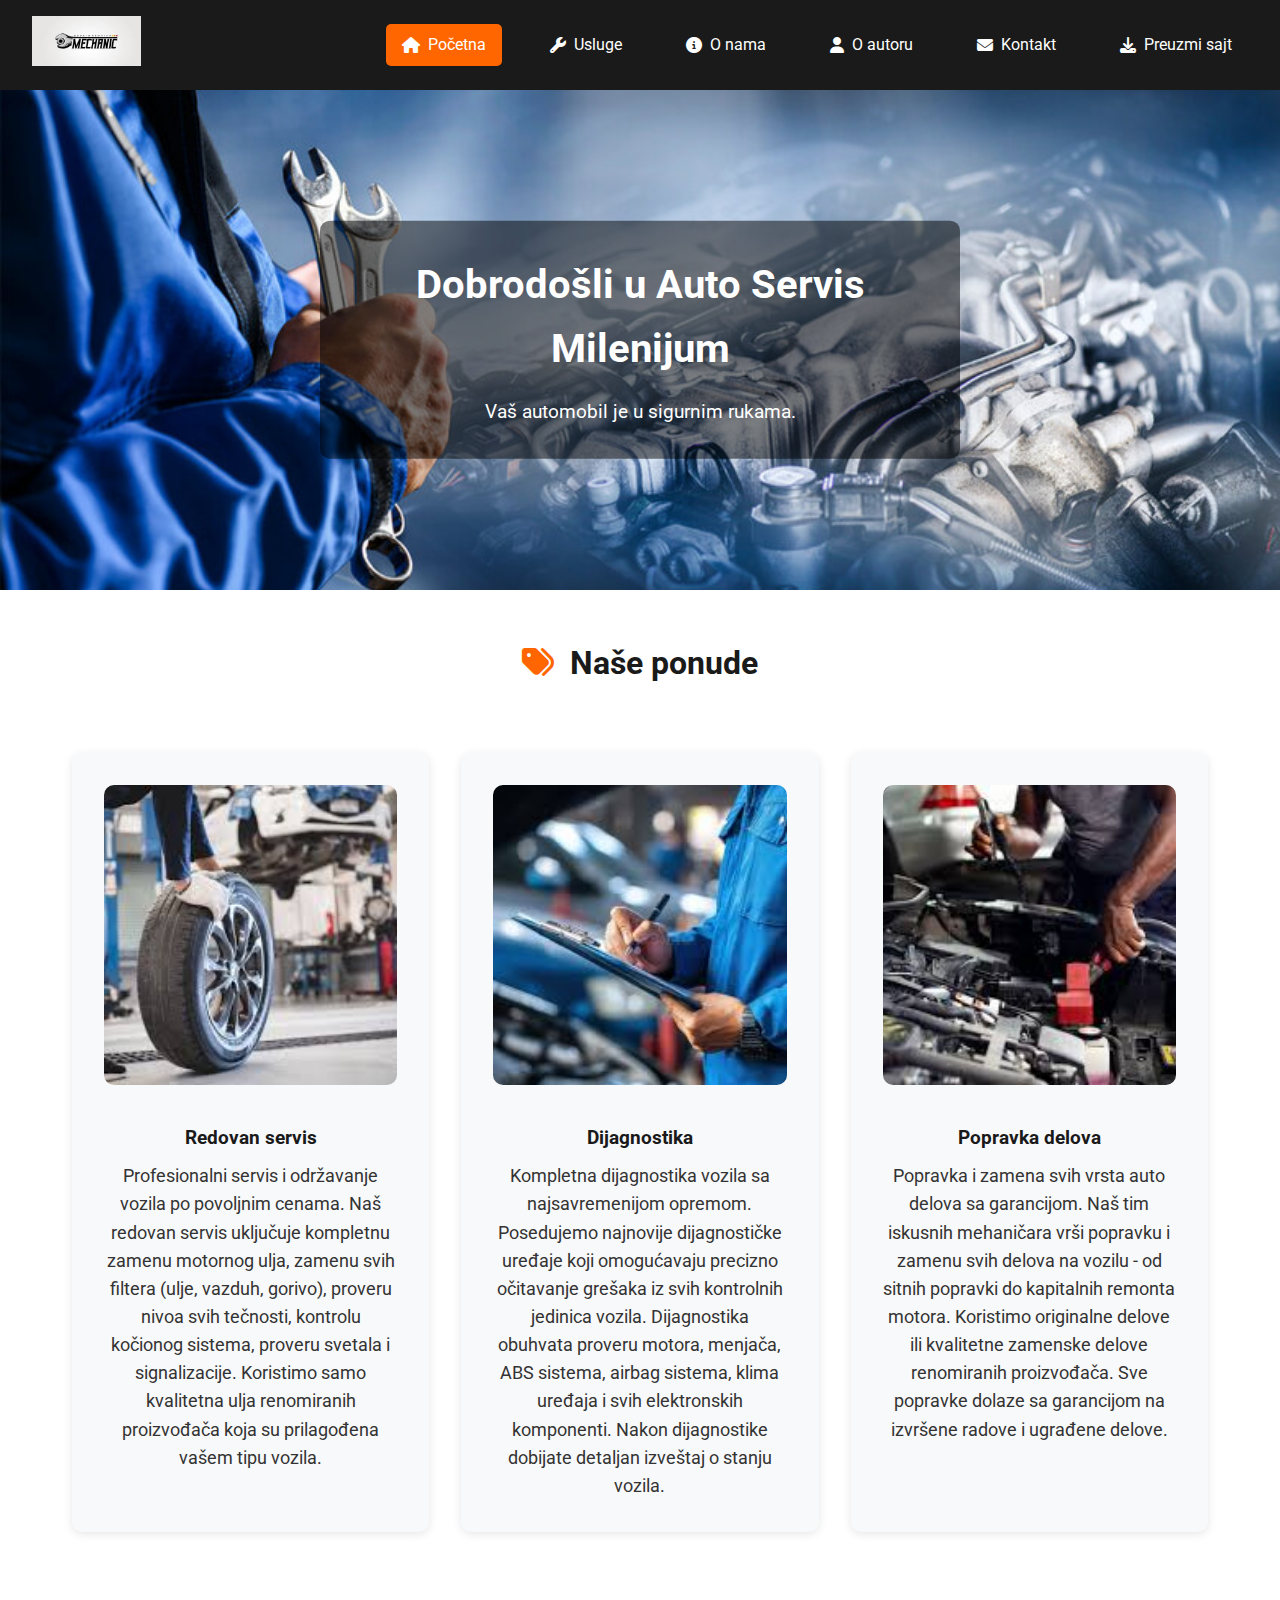
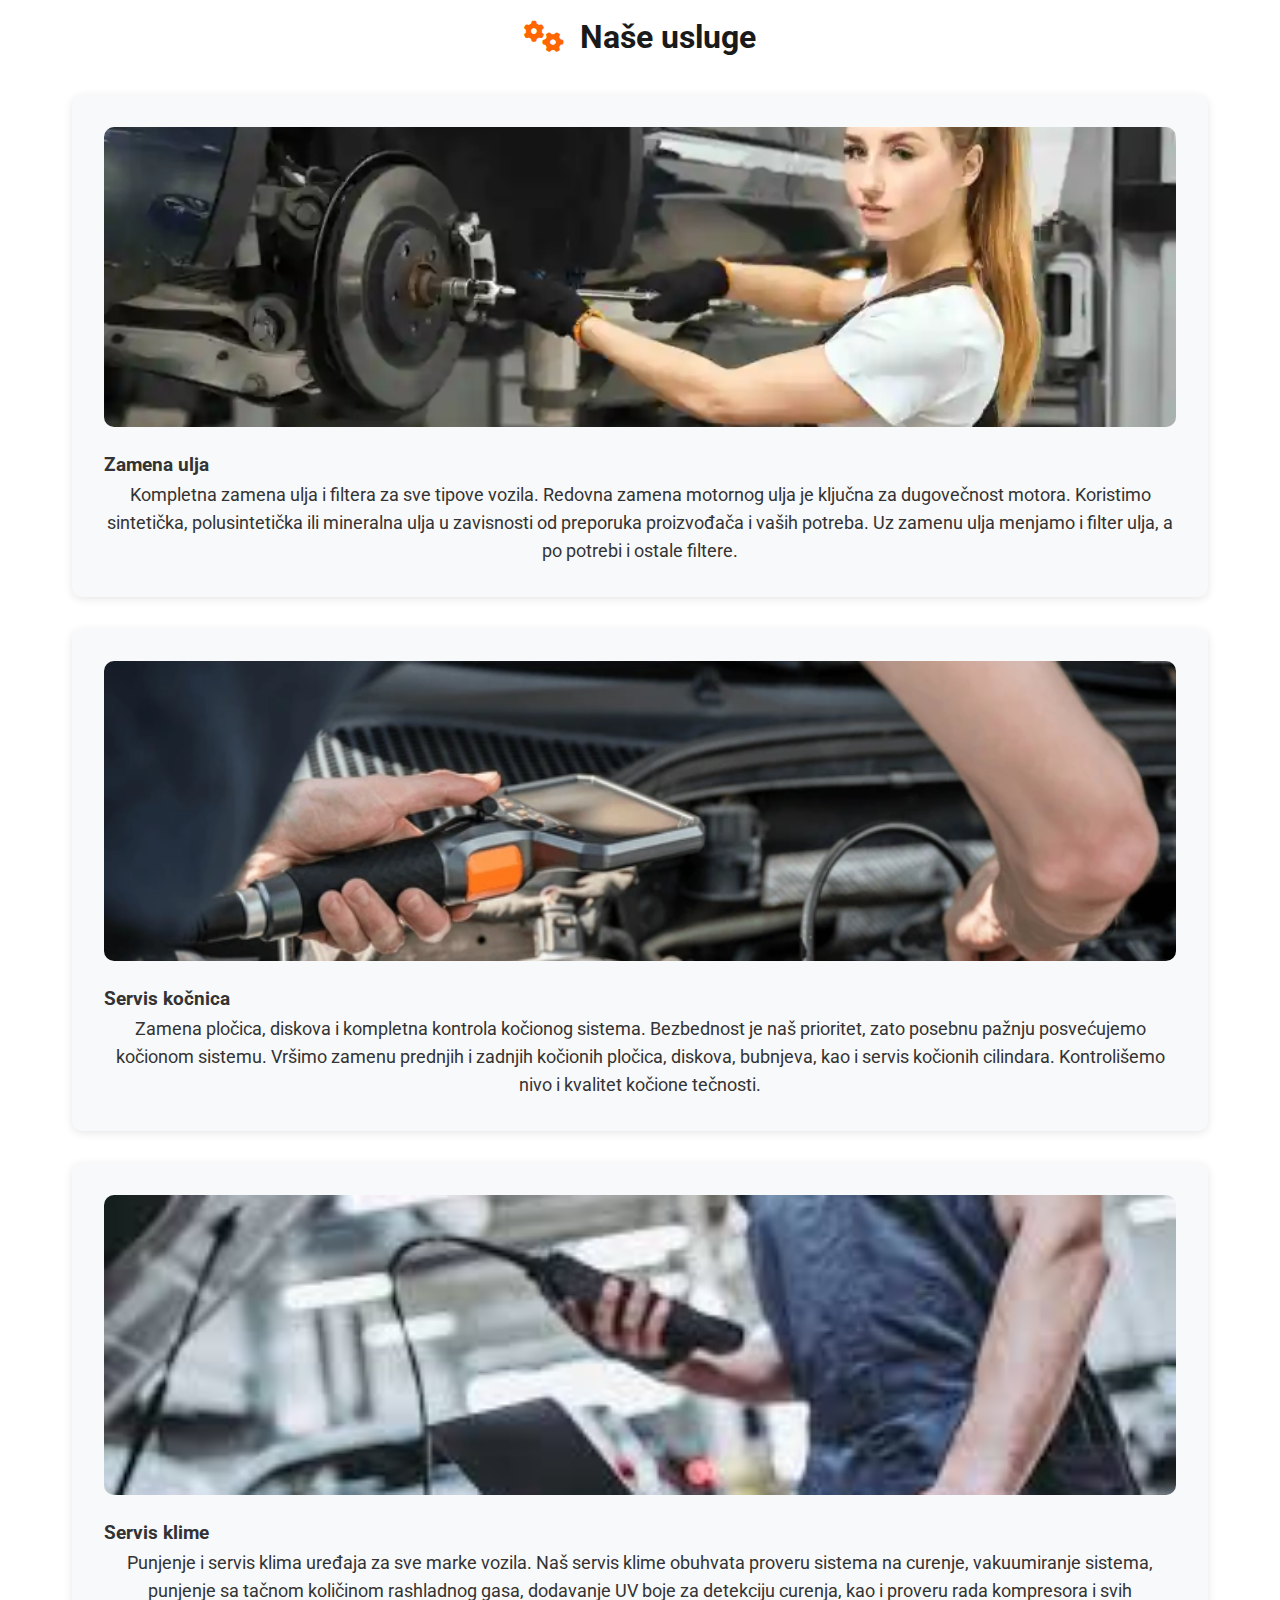
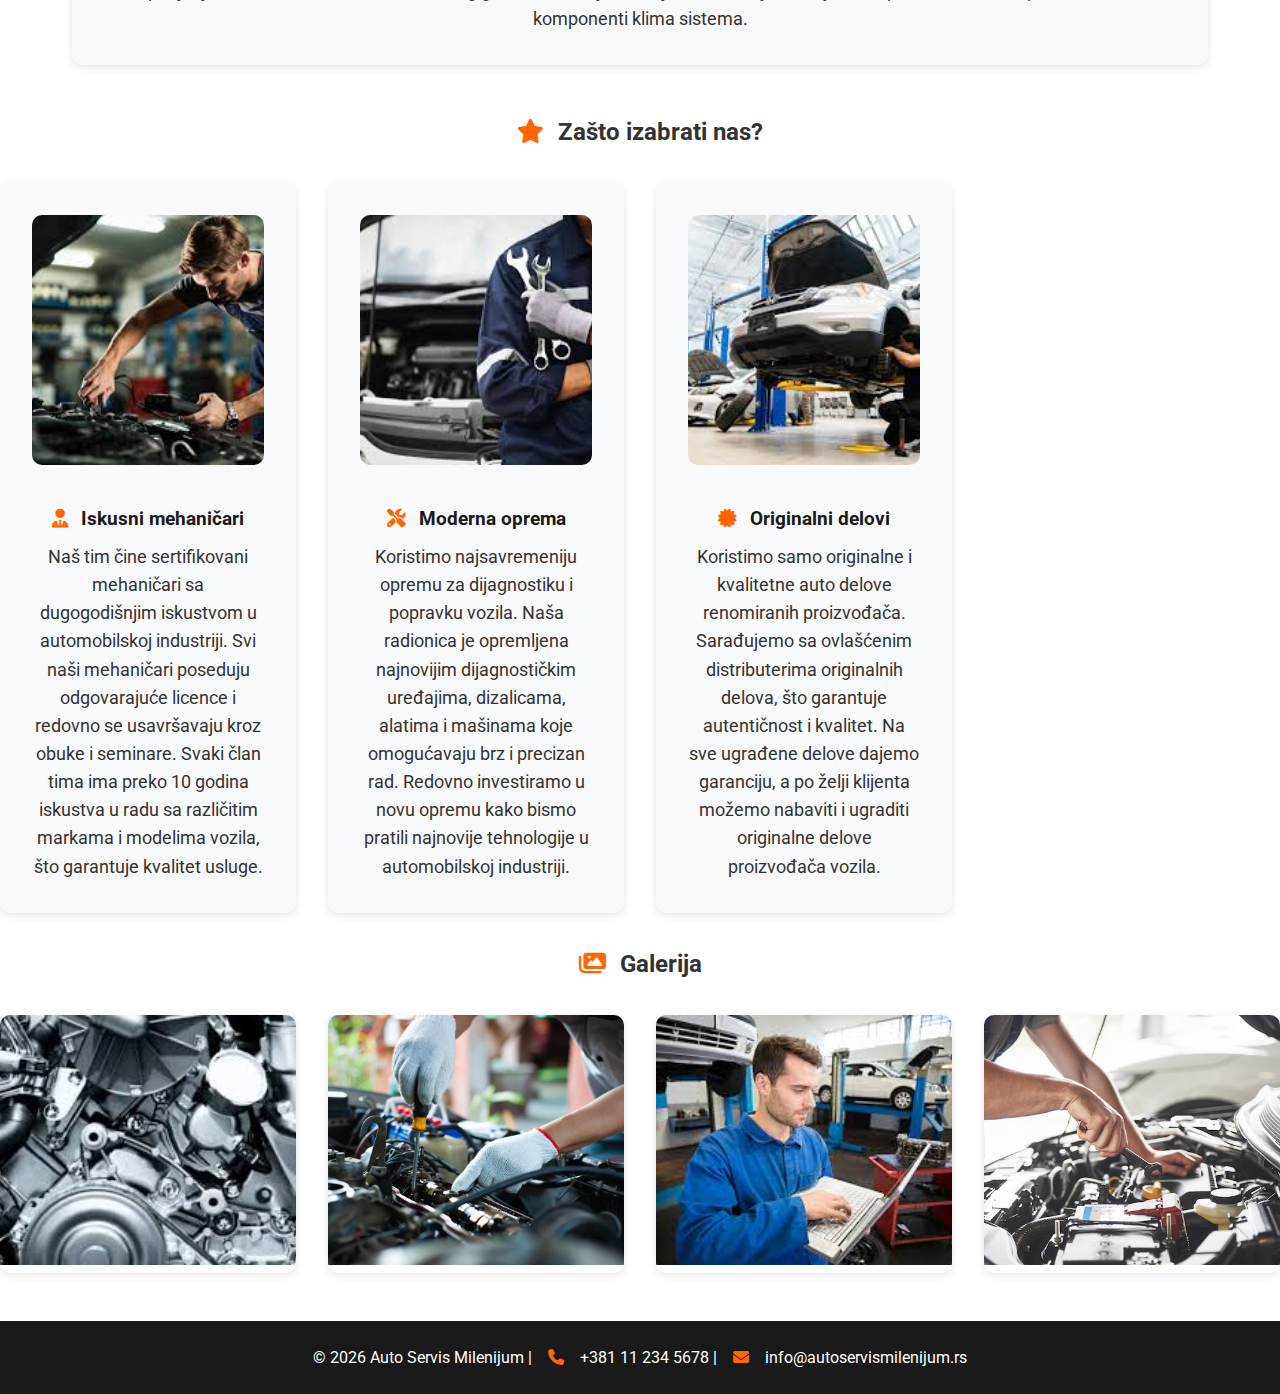
<file: webdizajn1sajt/index.html>
<!DOCTYPE html>
<html lang="sr">
<head>
    <meta charset="UTF-8">
    <meta name="viewport" content="width=device-width, initial-scale=1.0">
    <meta name="description" content="Auto Servis Milenijum - Profesionalni servis i održavanje vozila">
    <title>Auto Servis Milenijum</title>
    <link rel="stylesheet" href="style.css">
    <link rel="preconnect" href="https://fonts.googleapis.com">
    <link rel="preconnect" href="https://fonts.gstatic.com" crossorigin>
    <link href="https://fonts.googleapis.com/css2?family=Roboto:wght@400;500;700&display=swap" rel="stylesheet">
    <link rel="stylesheet" href="https://cdnjs.cloudflare.com/ajax/libs/font-awesome/6.5.1/css/all.min.css">
</head>
<body>
    <header>
        <div id="logo">
            <a href="index.html">
                <img src="assets/images/logo.png" alt="Auto Servis Milenijum Logo">
            </a>
        </div>
        <nav>
            <ul>
                <li><a href="index.html" class="active"><i class="fas fa-home"></i> Početna</a></li>
                <li><a href="usluge.html"><i class="fas fa-wrench"></i> Usluge</a></li>
                <li><a href="onama.html"><i class="fas fa-info-circle"></i> O nama</a></li>
                <li><a href="autor.html"><i class="fas fa-user"></i> O autoru</a></li>
                <li><a href="kontakt.html"><i class="fas fa-envelope"></i> Kontakt</a></li>
                <li><a href="assets/download/sajt.zip" download><i class="fas fa-download"></i> Preuzmi sajt</a></li>
            </ul>
        </nav>
    </header>

    <main>
        <section id="cover">
            <img src="assets/images/cover.jpg" alt="Auto Servis Milenijum - Profesionalni servis vozila">
            <div id="coverText">
                <h1>Dobrodošli u Auto Servis Milenijum</h1>
                <p>Vaš automobil je u sigurnim rukama.</p>
            </div>
        </section>

        <section id="offers">
            <h2><i class="fas fa-tags"></i> Naše ponude</h2>
            <div class="offerBox">
                <img src="assets/images/offer1.jpg" alt="Redovan servis vozila po povoljnim cenama">
                <h3>Redovan servis</h3>
                <p>Profesionalni servis i održavanje vozila po povoljnim cenama. Naš redovan servis uključuje kompletnu zamenu motornog ulja, zamenu svih filtera (ulje, vazduh, gorivo), proveru nivoa svih tečnosti, kontrolu kočionog sistema, proveru svetala i signalizacije. Koristimo samo kvalitetna ulja renomiranih proizvođača koja su prilagođena vašem tipu vozila.</p>
            </div>
            <div class="offerBox">
                <img src="assets/images/offer2.jpg" alt="Dijagnostika vozila sa najsavremenijom opremom">
                <h3>Dijagnostika</h3>
                <p>Kompletna dijagnostika vozila sa najsavremenijom opremom. Posedujemo najnovije dijagnostičke uređaje koji omogućavaju precizno očitavanje grešaka iz svih kontrolnih jedinica vozila. Dijagnostika obuhvata proveru motora, menjača, ABS sistema, airbag sistema, klima uređaja i svih elektronskih komponenti. Nakon dijagnostike dobijate detaljan izveštaj o stanju vozila.</p>
            </div>
            <div class="offerBox">
                <img src="assets/images/offer3.jpg" alt="Popravka i zamena auto delova">
                <h3>Popravka delova</h3>
                <p>Popravka i zamena svih vrsta auto delova sa garancijom. Naš tim iskusnih mehaničara vrši popravku i zamenu svih delova na vozilu - od sitnih popravki do kapitalnih remonta motora. Koristimo originalne delove ili kvalitetne zamenske delove renomiranih proizvođača. Sve popravke dolaze sa garancijom na izvršene radove i ugrađene delove.</p>
            </div>
        </section>

        <section id="services">
            <h2><i class="fas fa-cogs"></i> Naše usluge</h2>
            <div class="serviceBox">
                <img src="assets/images/service1.jpg" alt="Zamena ulja i filtera">
                <h3>Zamena ulja</h3>
                <p>Kompletna zamena ulja i filtera za sve tipove vozila. Redovna zamena motornog ulja je ključna za dugovečnost motora. Koristimo sintetička, polusintetička ili mineralna ulja u zavisnosti od preporuka proizvođača i vaših potreba. Uz zamenu ulja menjamo i filter ulja, a po potrebi i ostale filtere.</p>
            </div>
            <div class="serviceBox">
                <img src="assets/images/service2.jpg" alt="Servis kočionog sistema">
                <h3>Servis kočnica</h3>
                <p>Zamena pločica, diskova i kompletna kontrola kočionog sistema. Bezbednost je naš prioritet, zato posebnu pažnju posvećujemo kočionom sistemu. Vršimo zamenu prednjih i zadnjih kočionih pločica, diskova, bubnjeva, kao i servis kočionih cilindara. Kontrolišemo nivo i kvalitet kočione tečnosti.</p>
            </div>
            <div class="serviceBox">
                <img src="assets/images/service3.jpg" alt="Servis klima uređaja">
                <h3>Servis klime</h3>
                <p>Punjenje i servis klima uređaja za sve marke vozila. Naš servis klime obuhvata proveru sistema na curenje, vakuumiranje sistema, punjenje sa tačnom količinom rashladnog gasa, dodavanje UV boje za detekciju curenja, kao i proveru rada kompresora i svih komponenti klima sistema.</p>
            </div>
        </section>

        <section id="whyUs">
            <h2><i class="fas fa-star"></i> Zašto izabrati nas?</h2>
            <div class="whyBox">
                <img src="assets/images/why1.jpg" alt="Iskusni mehaničari sa licencama">
                <h3><i class="fas fa-user-tie"></i> Iskusni mehaničari</h3>
                <p>Naš tim čine sertifikovani mehaničari sa dugogodišnjim iskustvom u automobilskoj industriji. Svi naši mehaničari poseduju odgovarajuće licence i redovno se usavršavaju kroz obuke i seminare. Svaki član tima ima preko 10 godina iskustva u radu sa različitim markama i modelima vozila, što garantuje kvalitet usluge.</p>
            </div>
            <div class="whyBox">
                <img src="assets/images/why2.jpg" alt="Moderna oprema za servis vozila">
                <h3><i class="fas fa-tools"></i> Moderna oprema</h3>
                <p>Koristimo najsavremeniju opremu za dijagnostiku i popravku vozila. Naša radionica je opremljena najnovijim dijagnostičkim uređajima, dizalicama, alatima i mašinama koje omogućavaju brz i precizan rad. Redovno investiramo u novu opremu kako bismo pratili najnovije tehnologije u automobilskoj industriji.</p>
            </div>
            <div class="whyBox">
                <img src="assets/images/why3.jpg" alt="Originalni auto delovi">
                <h3><i class="fas fa-certificate"></i> Originalni delovi</h3>
                <p>Koristimo samo originalne i kvalitetne auto delove renomiranih proizvođača. Sarađujemo sa ovlašćenim distributerima originalnih delova, što garantuje autentičnost i kvalitet. Na sve ugrađene delove dajemo garanciju, a po želji klijenta možemo nabaviti i ugraditi originalne delove proizvođača vozila.</p>
            </div>
        </section>

        <section id="gallery">
            <h2><i class="fas fa-images"></i> Galerija</h2>
            <div class="galleryBox">
                <img src="assets/images/gallery1.jpg" alt="Radna prostorija auto servisa">
            </div>
            <div class="galleryBox">
                <img src="assets/images/gallery2.jpg" alt="Servis vozila u toku">
            </div>
            <div class="galleryBox">
                <img src="assets/images/gallery3.jpg" alt="Dijagnostika automobila">
            </div>
            <div class="galleryBox">
                <img src="assets/images/gallery4.jpg" alt="Tim mehaničara na poslu">
            </div>
        </section>
    </main>

    <footer>
        <p>&copy; 2026 Auto Servis Milenijum | <i class="fas fa-phone"></i> +381 11 234 5678 | <i class="fas fa-envelope"></i> info@autoservismilenijum.rs</p>
    </footer>
</body>
</html>
</file>
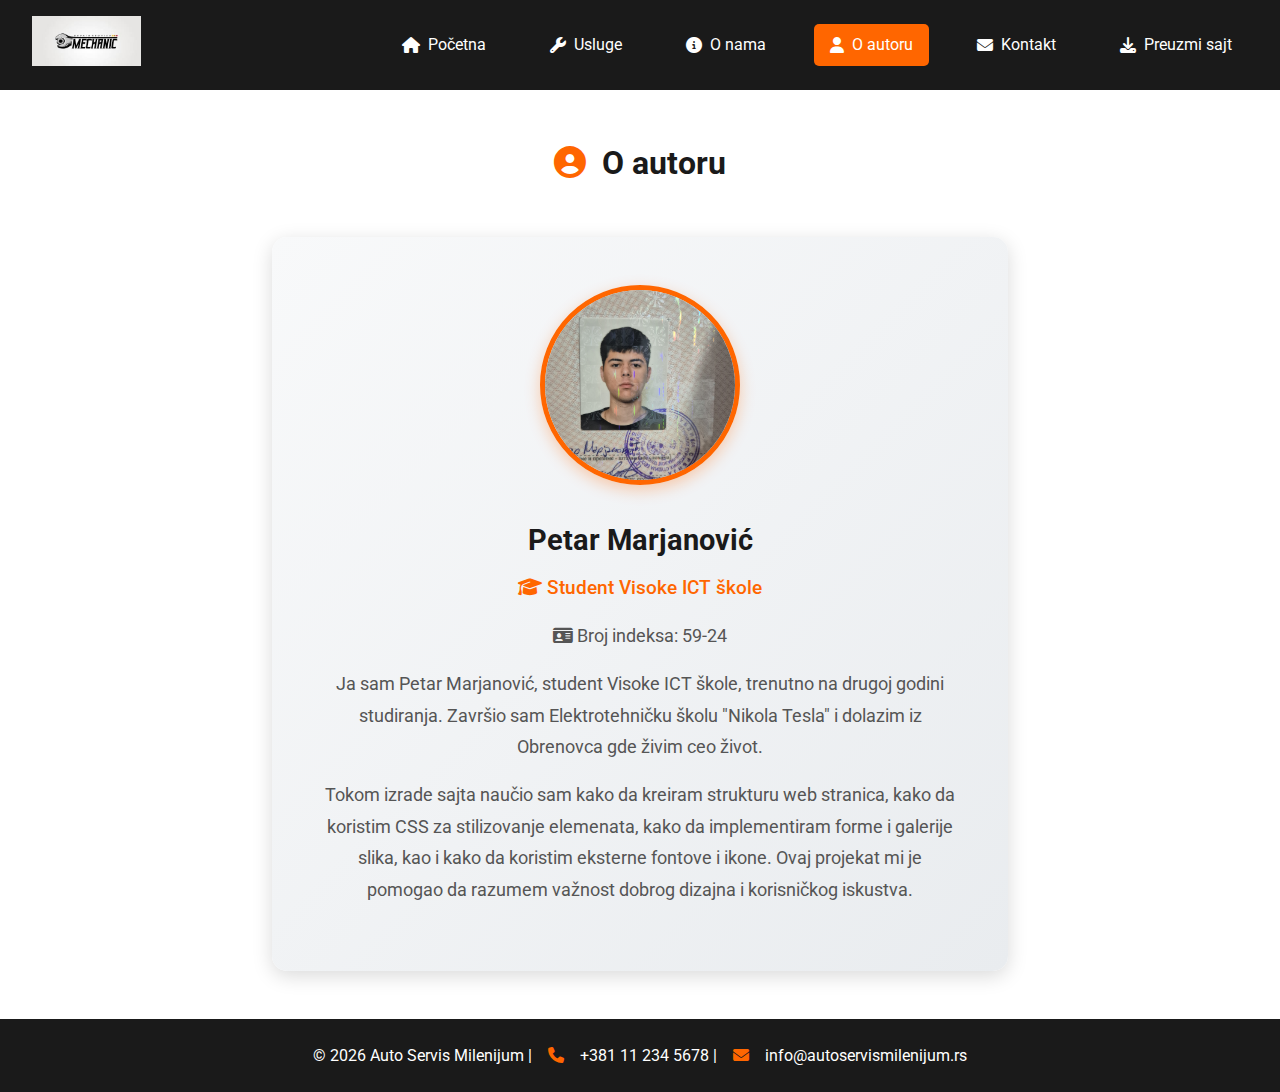
<file: webdizajn1sajt/autor.html>
<!DOCTYPE html>
<html lang="sr">
<head>
    <meta charset="UTF-8">
    <meta name="viewport" content="width=device-width, initial-scale=1.0">
    <meta name="description" content="O autoru sajta Auto Servis Milenijum">
    <title>O autoru - Auto Servis Milenijum</title>
    <link rel="stylesheet" href="style.css">
    <link rel="preconnect" href="https://fonts.googleapis.com">
    <link rel="preconnect" href="https://fonts.gstatic.com" crossorigin>
    <link href="https://fonts.googleapis.com/css2?family=Roboto:wght@400;500;700&display=swap" rel="stylesheet">
    <link rel="stylesheet" href="https://cdnjs.cloudflare.com/ajax/libs/font-awesome/6.5.1/css/all.min.css">
</head>
<body>
    <header>
        <div id="logo">
            <a href="index.html">
                <img src="assets/images/logo.png" alt="Auto Servis Milenijum Logo">
            </a>
        </div>
        <nav>
            <ul>
                <li><a href="index.html"><i class="fas fa-home"></i> Početna</a></li>
                <li><a href="usluge.html"><i class="fas fa-wrench"></i> Usluge</a></li>
                <li><a href="onama.html"><i class="fas fa-info-circle"></i> O nama</a></li>
                <li><a href="autor.html" class="active"><i class="fas fa-user"></i> O autoru</a></li>
                <li><a href="kontakt.html"><i class="fas fa-envelope"></i> Kontakt</a></li>
                <li><a href="assets/download/sajt.zip" download><i class="fas fa-download"></i> Preuzmi sajt</a></li>
            </ul>
        </nav>
    </header>

    <main>
        <section id="authorSection">
            <h2><i class="fas fa-user-circle"></i> O autoru</h2>
            <div class="authorBox">
                <img src="assets/images/autor.jpg" alt="Autor sajta" class="authorImage">
                <div class="authorInfo">
                    <h3>Petar Marjanović</h3>
                    <p><i class="fas fa-graduation-cap"></i> Student Visoke ICT škole</p>
                    <p><i class="fas fa-id-card"></i> Broj indeksa: 59-24</p>
                    <p>Ja sam Petar Marjanović, student Visoke ICT škole, trenutno na drugoj godini studiranja. Završio sam Elektrotehničku školu "Nikola Tesla" i dolazim iz Obrenovca gde živim ceo život.</p>
                    
                    <p>Tokom izrade sajta naučio sam kako da kreiram strukturu web stranica, kako da koristim CSS za stilizovanje elemenata, kako da implementiram forme i galerije slika, kao i kako da koristim eksterne fontove i ikone. Ovaj projekat mi je pomogao da razumem važnost dobrog dizajna i korisničkog iskustva.</p>
                </div>
            </div>
        </section>
    </main>

    <footer>
        <p>&copy; 2026 Auto Servis Milenijum | <i class="fas fa-phone"></i> +381 11 234 5678 | <i class="fas fa-envelope"></i> info@autoservismilenijum.rs</p>
    </footer>
</body>
</html>
</file>
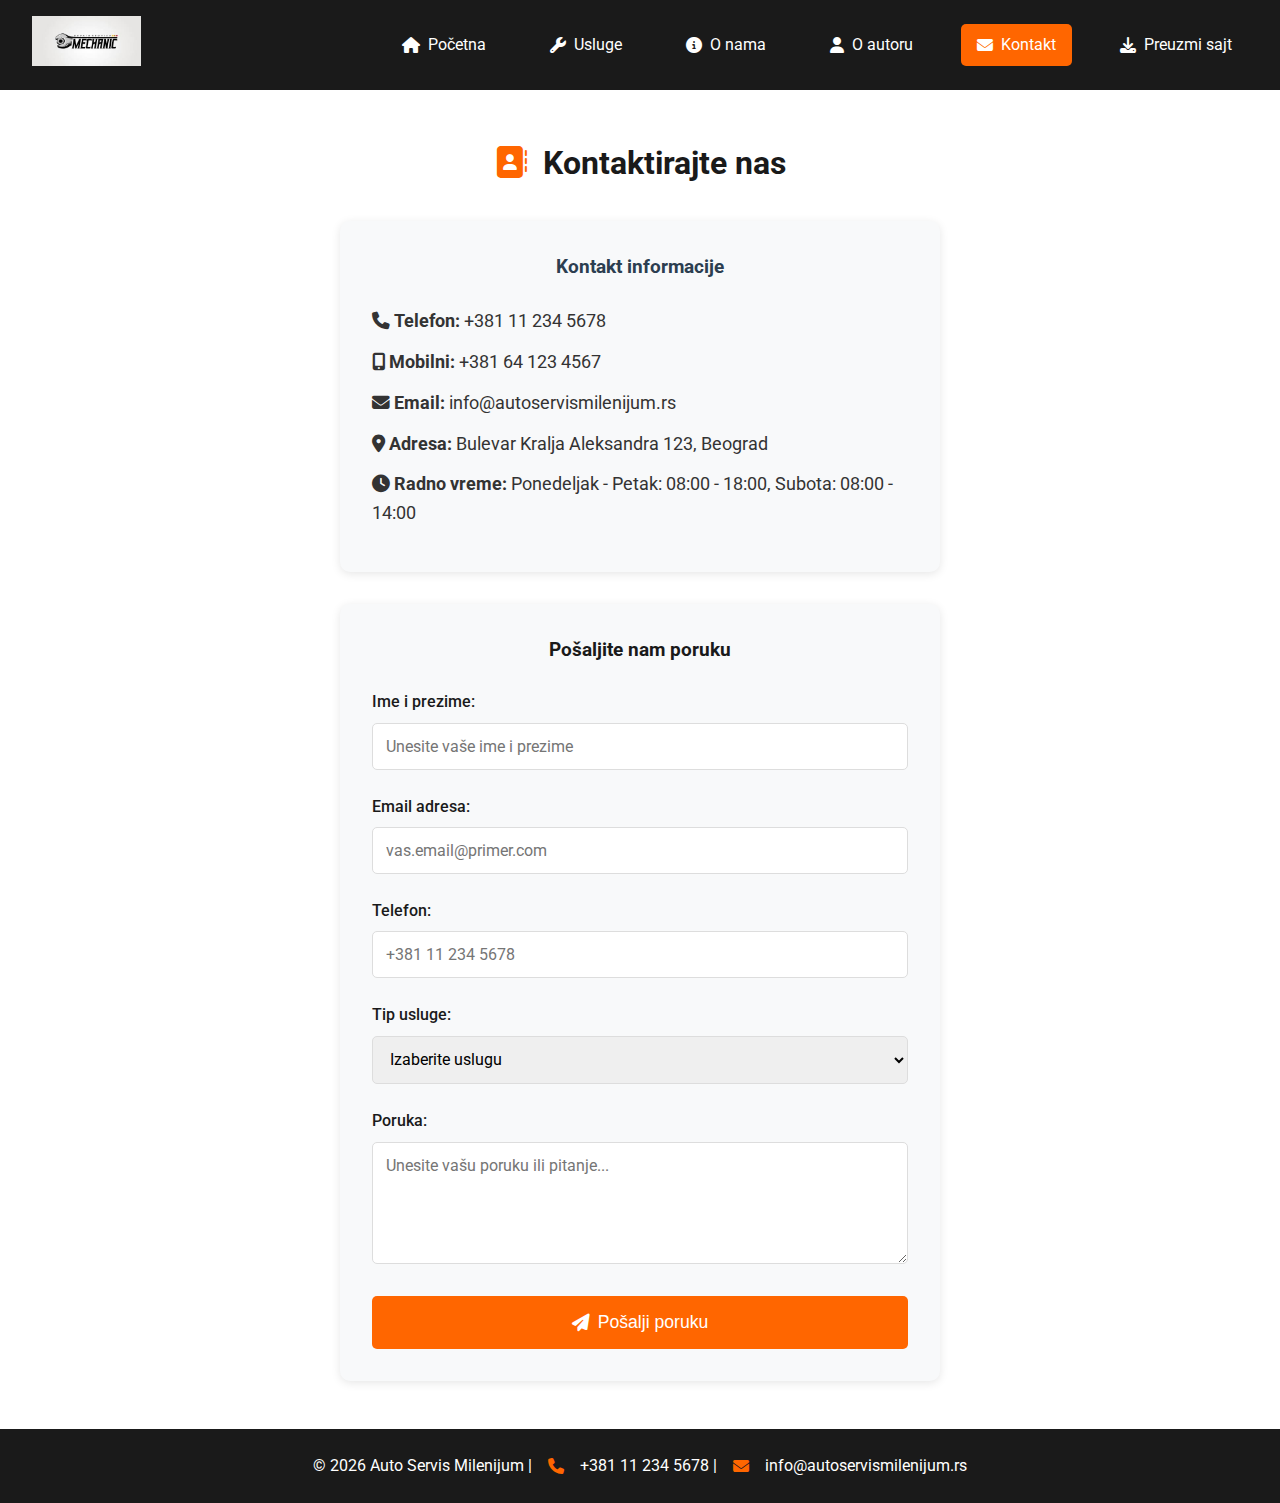
<file: webdizajn1sajt/kontakt.html>
<!DOCTYPE html>
<html lang="sr">
<head>
    <meta charset="UTF-8">
    <meta name="viewport" content="width=device-width, initial-scale=1.0">
    <meta name="description" content="Kontaktirajte Auto Servis Milenijum - Zakazivanje termina i informacije">
    <title>Kontakt - Auto Servis Milenijum</title>
    <link rel="stylesheet" href="style.css">
    <link rel="preconnect" href="https://fonts.googleapis.com">
    <link rel="preconnect" href="https://fonts.gstatic.com" crossorigin>
    <link href="https://fonts.googleapis.com/css2?family=Roboto:wght@400;500;700&display=swap" rel="stylesheet">
    <link rel="stylesheet" href="https://cdnjs.cloudflare.com/ajax/libs/font-awesome/6.5.1/css/all.min.css">
</head>
<body>
    <header>
        <div id="logo">
            <a href="index.html">
                <img src="assets/images/logo.png" alt="Auto Servis Milenijum Logo">
            </a>
        </div>
        <nav>
            <ul>
                <li><a href="index.html"><i class="fas fa-home"></i> Početna</a></li>
                <li><a href="usluge.html"><i class="fas fa-wrench"></i> Usluge</a></li>
                <li><a href="onama.html"><i class="fas fa-info-circle"></i> O nama</a></li>
                <li><a href="autor.html"><i class="fas fa-user"></i> O autoru</a></li>
                <li><a href="kontakt.html" class="active"><i class="fas fa-envelope"></i> Kontakt</a></li>
                <li><a href="assets/download/sajt.zip" download><i class="fas fa-download"></i> Preuzmi sajt</a></li>
            </ul>
        </nav>
    </header>

    <main>
        <section id="contactSection">
            <h2><i class="fas fa-address-book"></i> Kontaktirajte nas</h2>
            <div class="contactBox">
                <h3>Kontakt informacije</h3>
                <p><i class="fas fa-phone"></i> <strong>Telefon:</strong> +381 11 234 5678</p>
                <p><i class="fas fa-mobile-alt"></i> <strong>Mobilni:</strong> +381 64 123 4567</p>
                <p><i class="fas fa-envelope"></i> <strong>Email:</strong> info@autoservismilenijum.rs</p>
                <p><i class="fas fa-map-marker-alt"></i> <strong>Adresa:</strong> Bulevar Kralja Aleksandra 123, Beograd</p>
                <p><i class="fas fa-clock"></i> <strong>Radno vreme:</strong> Ponedeljak - Petak: 08:00 - 18:00, Subota: 08:00 - 14:00</p>
            </div>

            <div class="contactForm">
                <h3>Pošaljite nam poruku</h3>
                <form action="#" method="post">
                    <div class="formGroup">
                        <label for="ime">Ime i prezime:</label>
                        <input type="text" id="ime" name="ime" required placeholder="Unesite vaše ime i prezime">
                    </div>
                    <div class="formGroup">
                        <label for="email">Email adresa:</label>
                        <input type="email" id="email" name="email" required placeholder="vas.email@primer.com">
                    </div>
                    <div class="formGroup">
                        <label for="telefon">Telefon:</label>
                        <input type="tel" id="telefon" name="telefon" placeholder="+381 11 234 5678">
                    </div>
                    <div class="formGroup">
                        <label for="usluga">Tip usluge:</label>
                        <select id="usluga" name="usluga">
                            <option value="">Izaberite uslugu</option>
                            <option value="redovan-servis">Redovan servis</option>
                            <option value="popravka">Popravka</option>
                            <option value="dijagnostika">Dijagnostika</option>
                            <option value="ostalo">Ostalo</option>
                        </select>
                    </div>
                    <div class="formGroup">
                        <label for="poruka">Poruka:</label>
                        <textarea id="poruka" name="poruka" rows="5" required placeholder="Unesite vašu poruku ili pitanje..."></textarea>
                    </div>
                    <button type="submit" class="submitBtn"><i class="fas fa-paper-plane"></i> Pošalji poruku</button>
                </form>
            </div>
        </section>
    </main>

    <footer>
        <p>&copy; 2026 Auto Servis Milenijum | <i class="fas fa-phone"></i> +381 11 234 5678 | <i class="fas fa-envelope"></i> info@autoservismilenijum.rs</p>
    </footer>
</body>
</html>
</file>
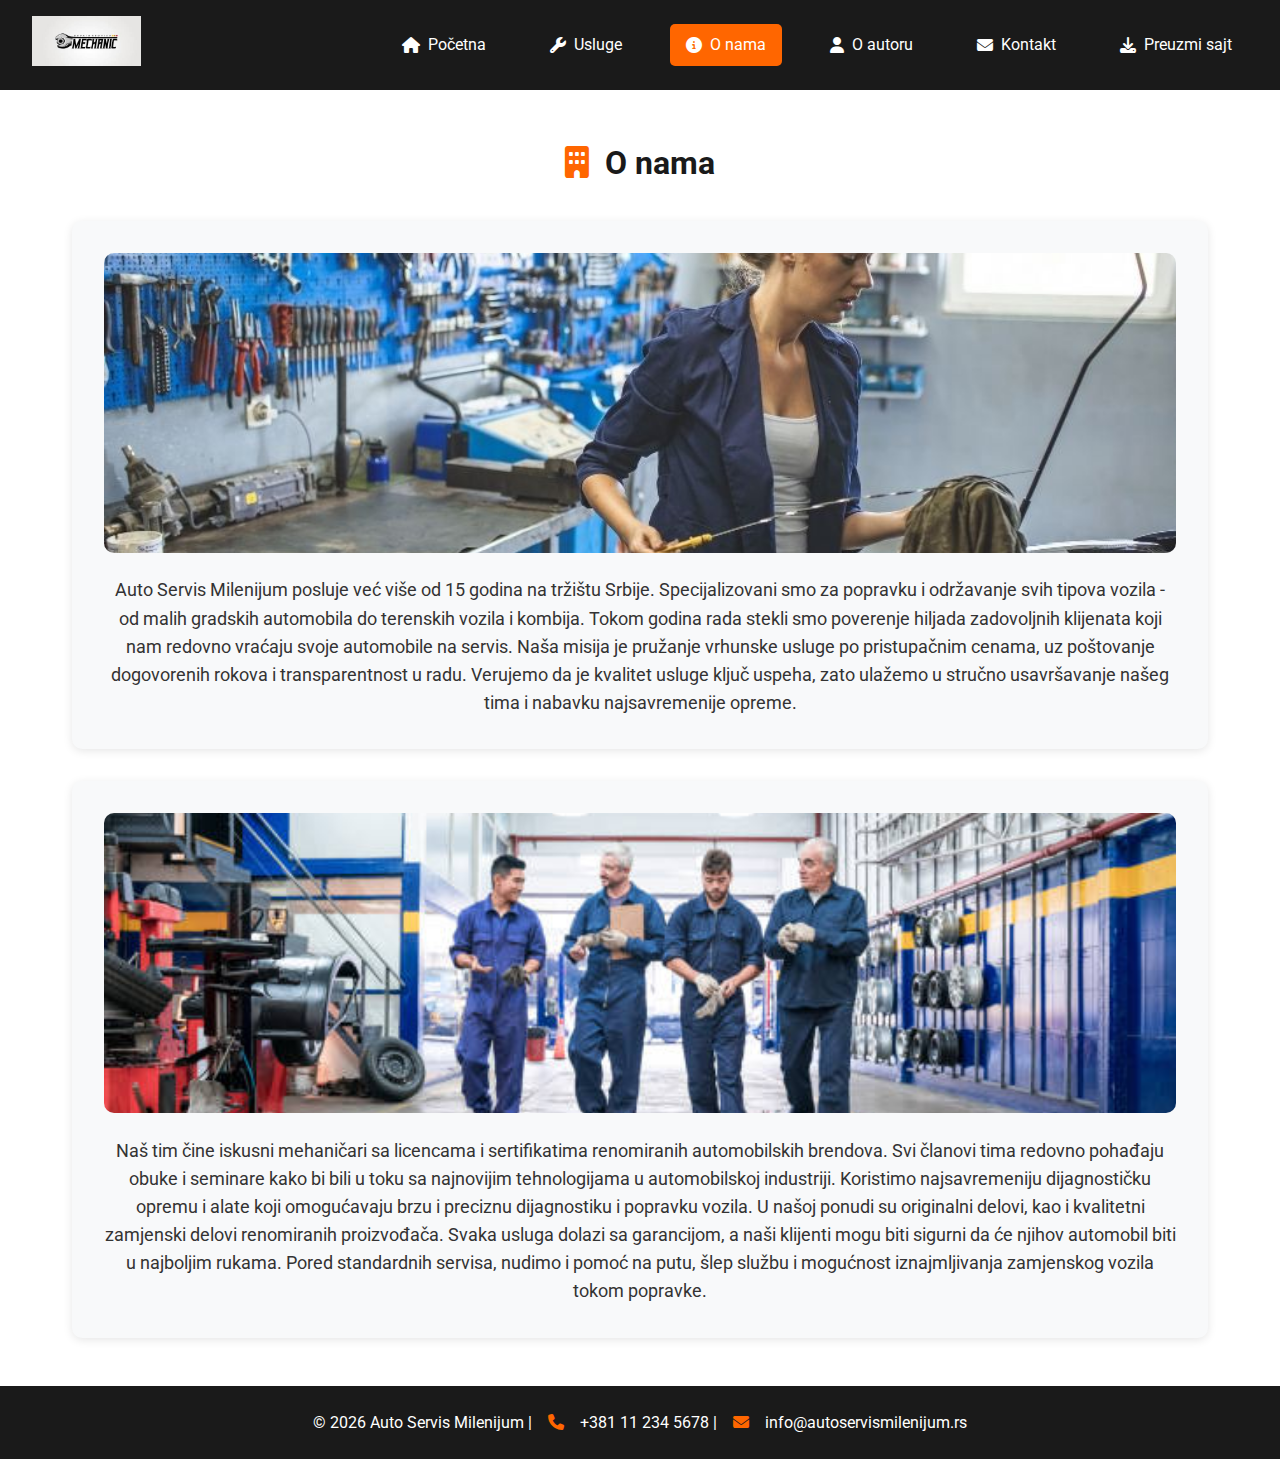
<file: webdizajn1sajt/onama.html>
<!DOCTYPE html>
<html lang="sr">
<head>
    <meta charset="UTF-8">
    <meta name="viewport" content="width=device-width, initial-scale=1.0">
    <meta name="description" content="O Auto Servisu Milenijum - Naša priča, tim i vrednosti">
    <title>O nama - Auto Servis Milenijum</title>
    <link rel="stylesheet" href="style.css">
    <link rel="preconnect" href="https://fonts.googleapis.com">
    <link rel="preconnect" href="https://fonts.gstatic.com" crossorigin>
    <link href="https://fonts.googleapis.com/css2?family=Roboto:wght@400;500;700&display=swap" rel="stylesheet">
    <link rel="stylesheet" href="https://cdnjs.cloudflare.com/ajax/libs/font-awesome/6.5.1/css/all.min.css">
</head>
<body>
    <header>
        <div id="logo">
            <a href="index.html">
                <img src="assets/images/logo.png" alt="Auto Servis Milenijum Logo">
            </a>
        </div>
        <nav>
            <ul>
                <li><a href="index.html"><i class="fas fa-home"></i> Početna</a></li>
                <li><a href="usluge.html"><i class="fas fa-wrench"></i> Usluge</a></li>
                <li><a href="onama.html" class="active"><i class="fas fa-info-circle"></i> O nama</a></li>
                <li><a href="autor.html"><i class="fas fa-user"></i> O autoru</a></li>
                <li><a href="kontakt.html"><i class="fas fa-envelope"></i> Kontakt</a></li>
                <li><a href="assets/download/sajt.zip" download><i class="fas fa-download"></i> Preuzmi sajt</a></li>
            </ul>
        </nav>
    </header>

    <main>
        <section id="aboutSection">
            <h2><i class="fas fa-building"></i> O nama</h2>
            <div class="aboutBox">
                <img src="assets/images/about.jpg" alt="Auto Servis Milenijum - Naša radnja">
                <p>Auto Servis Milenijum posluje već više od 15 godina na tržištu Srbije. Specijalizovani smo za popravku i održavanje svih tipova vozila - od malih gradskih automobila do terenskih vozila i kombija. Tokom godina rada stekli smo poverenje hiljada zadovoljnih klijenata koji nam redovno vraćaju svoje automobile na servis. Naša misija je pružanje vrhunske usluge po pristupačnim cenama, uz poštovanje dogovorenih rokova i transparentnost u radu. Verujemo da je kvalitet usluge ključ uspeha, zato ulažemo u stručno usavršavanje našeg tima i nabavku najsavremenije opreme.</p>
            </div>
            <div class="aboutBox">
                <img src="assets/images/team.jpg" alt="Tim Auto Servisa Milenijum">
                <p>Naš tim čine iskusni mehaničari sa licencama i sertifikatima renomiranih automobilskih brendova. Svi članovi tima redovno pohađaju obuke i seminare kako bi bili u toku sa najnovijim tehnologijama u automobilskoj industriji. Koristimo najsavremeniju dijagnostičku opremu i alate koji omogućavaju brzu i preciznu dijagnostiku i popravku vozila. U našoj ponudi su originalni delovi, kao i kvalitetni zamjenski delovi renomiranih proizvođača. Svaka usluga dolazi sa garancijom, a naši klijenti mogu biti sigurni da će njihov automobil biti u najboljim rukama. Pored standardnih servisa, nudimo i pomoć na putu, šlep službu i mogućnost iznajmljivanja zamjenskog vozila tokom popravke.</p>
            </div>
        </section>
    </main>

    <footer>
        <p>&copy; 2026 Auto Servis Milenijum | <i class="fas fa-phone"></i> +381 11 234 5678 | <i class="fas fa-envelope"></i> info@autoservismilenijum.rs</p>
    </footer>
</body>
</html>
</file>
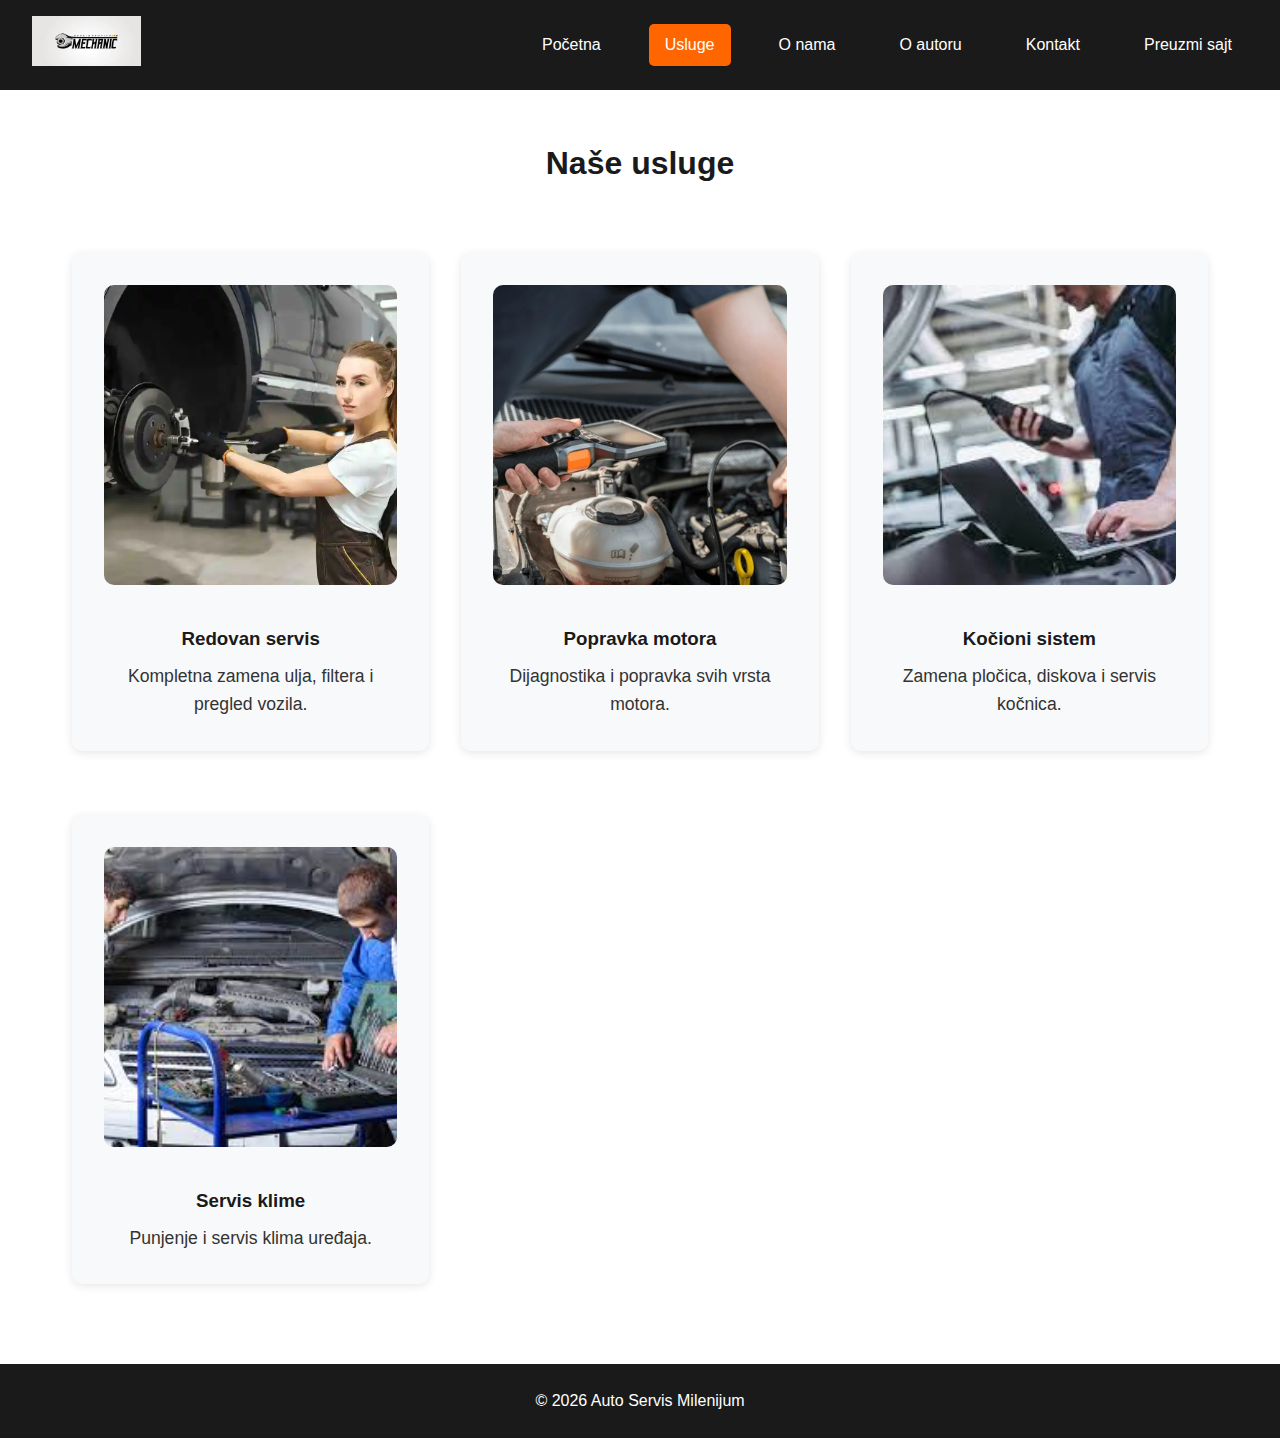
<file: webdizajn1sajt/usluge.html>
<!DOCTYPE html>
<html lang="sr">
<head>
    <meta charset="UTF-8">
    <meta name="viewport" content="width=device-width, initial-scale=1.0">
    <title>Usluge - Auto Servis Milenijum</title>
    <link rel="stylesheet" href="style.css">
</head>
<body>
    <header>
        <div id="logo">
            <img src="assets/images/logo.png" alt="Auto Servis Logo">
        </div>
        <nav>
            <ul>
                <li><a href="index.html">Početna</a></li>
                <li><a href="usluge.html" class="active">Usluge</a></li>
                <li><a href="onama.html">O nama</a></li>
                <li><a href="autor.html">O autoru</a></li>
                <li><a href="kontakt.html">Kontakt</a></li>
                <li><a href="assets/download/sajt.zip" download>Preuzmi sajt</a></li>
            </ul>
        </nav>
    </header>

    <main>
        <section id="servicesSection">
            <h2>Naše usluge</h2>
            <div class="serviceBox">
                <img src="assets/images/service1.jpg" alt="Redovan servis">
                <h3>Redovan servis</h3>
                <p>Kompletna zamena ulja, filtera i pregled vozila.</p>
            </div>
            <div class="serviceBox">
                <img src="assets/images/service2.jpg" alt="Popravka motora">
                <h3>Popravka motora</h3>
                <p>Dijagnostika i popravka svih vrsta motora.</p>
            </div>
            <div class="serviceBox">
                <img src="assets/images/service3.jpg" alt="Kočioni sistem">
                <h3>Kočioni sistem</h3>
                <p>Zamena pločica, diskova i servis kočnica.</p>
            </div>
            <div class="serviceBox">
                <img src="assets/images/service4.jpg" alt="Klima uređaj">
                <h3>Servis klime</h3>
                <p>Punjenje i servis klima uređaja.</p>
            </div>
        </section>
    </main>

    <footer>
        <p>&copy; 2026 Auto Servis Milenijum</p>
    </footer>
</body>
</html>
</file>
<file: webdizajn1sajt/style.css>
* {
    margin: 0;
    padding: 0;
    box-sizing: border-box;
}

body {
    font-family: 'Roboto', Arial, sans-serif;
    line-height: 1.6;
    color: #333;
}

header {
    background-color: #1a1a1a;
    padding: 1rem 2rem;
    display: flex;
    justify-content: space-between;
    align-items: center;
}

#logo img {
    height: 50px;
}

nav ul {
    display: flex;
    list-style: none;
    gap: 2rem;
}

nav ul li a {
    color: white;
    text-decoration: none;
    padding: 0.5rem 1rem;
    transition: background-color 0.3s;
    display: flex;
    align-items: center;
    gap: 0.5rem;
}

nav ul li a:hover,
nav ul li a.active {
    background-color: #ff6600;
    border-radius: 5px;
}

main {
    min-height: calc(100vh - 150px);
}

#cover {
    position: relative;
    width: 100%;
    height: 500px;
    overflow: hidden;
}

#cover img {
    width: 100%;
    height: 100%;
    object-fit: cover;
}

#coverText {
    position: absolute;
    top: 50%;
    left: 50%;
    transform: translate(-50%, -50%);
    text-align: center;
    color: white;
    background-color: rgba(0, 0, 0, 0.5);
    padding: 2rem 3rem;
    border-radius: 10px;
}

#coverText h1 {
    font-size: 2.5rem;
    margin-bottom: 1rem;
}

#coverText p {
    font-size: 1.2rem;
}

#offers,
#services,
#aboutSection,
#contactSection,
#servicesSection {
    max-width: 1200px;
    margin: 3rem auto;
    padding: 0 2rem;
}

#offers h2,
#services h2,
#aboutSection h2,
#contactSection h2,
#servicesSection h2 {
    text-align: center;
    font-size: 2rem;
    margin-bottom: 2rem;
    color: #1a1a1a;
}

.offerBox,
.serviceBox,
.aboutBox,
.contactBox {
    background-color: #f8f9fa;
    padding: 2rem;
    margin-bottom: 2rem;
    border-radius: 10px;
    box-shadow: 0 2px 10px rgba(0, 0, 0, 0.1);
}

.offerBox img,
.serviceBox img,
.aboutBox img {
    width: 100%;
    height: 300px;
    object-fit: cover;
    border-radius: 10px;
    margin-bottom: 1rem;
}

.offerBox p,
.serviceBox p,
.aboutBox p,
.contactBox p {
    font-size: 1.1rem;
    text-align: center;
}

.contactBox {
    max-width: 600px;
    margin: 0 auto;
}

.contactBox h3 {
    text-align: center;
    margin-bottom: 1.5rem;
    color: #2c3e50;
}

.contactBox p {
    text-align: left;
    margin-bottom: 0.8rem;
}

#servicesSection {
    display: grid;
    grid-template-columns: repeat(auto-fit, minmax(280px, 1fr));
    gap: 2rem;
}

#servicesSection h2 {
    grid-column: 1 / -1;
}

#servicesSection .serviceBox h3 {
    text-align: center;
    margin-top: 1rem;
    margin-bottom: 0.5rem;
    color: #1a1a1a;
}

footer {
    background-color: #1a1a1a;
    color: white;
    text-align: center;
    padding: 1.5rem;
    margin-top: 3rem;
}


#offers,
#whyUs,
#gallery {
    display: grid;
    grid-template-columns: repeat(auto-fit, minmax(280px, 1fr));
    gap: 2rem;
}

#offers h2,
#whyUs h2,
#gallery h2,
#services h2 {
    grid-column: 1 / -1;
    text-align: center;
}

.offerBox h3,
.whyBox h3 {
    text-align: center;
    margin-top: 1rem;
    margin-bottom: 0.5rem;
    color: #1a1a1a;
}

.whyBox {
    background-color: #f8f9fa;
    padding: 2rem;
    margin-bottom: 2rem;
    border-radius: 10px;
    box-shadow: 0 2px 10px rgba(0, 0, 0, 0.1);
}

.whyBox img {
    width: 100%;
    height: 250px;
    object-fit: cover;
    border-radius: 10px;
    margin-bottom: 1rem;
}

.whyBox p {
    font-size: 1.1rem;
    text-align: center;
}

.galleryBox {
    overflow: hidden;
    border-radius: 10px;
    box-shadow: 0 2px 10px rgba(0, 0, 0, 0.1);
}

.galleryBox img {
    width: 100%;
    height: 250px;
    object-fit: cover;
    transition: transform 0.3s;
}

.galleryBox img:hover {
    transform: scale(1.1);
}


/* Formular stilovi */
.contactForm {
    background-color: #f8f9fa;
    padding: 2rem;
    margin-top: 2rem;
    border-radius: 10px;
    box-shadow: 0 2px 10px rgba(0, 0, 0, 0.1);
    max-width: 600px;
    margin-left: auto;
    margin-right: auto;
}

.contactForm h3 {
    text-align: center;
    margin-bottom: 1.5rem;
    color: #1a1a1a;
}

.formGroup {
    margin-bottom: 1.5rem;
}

.formGroup label {
    display: block;
    margin-bottom: 0.5rem;
    font-weight: 500;
    color: #1a1a1a;
}

.formGroup input,
.formGroup select,
.formGroup textarea {
    width: 100%;
    padding: 0.8rem;
    border: 1px solid #ddd;
    border-radius: 5px;
    font-family: 'Roboto', Arial, sans-serif;
    font-size: 1rem;
    transition: border-color 0.3s;
}

.formGroup input:focus,
.formGroup select:focus,
.formGroup textarea:focus {
    outline: none;
    border-color: #ff6600;
}

.submitBtn {
    width: 100%;
    padding: 1rem;
    background-color: #ff6600;
    color: white;
    border: none;
    border-radius: 5px;
    font-size: 1.1rem;
    font-weight: 500;
    cursor: pointer;
    transition: background-color 0.3s;
    display: flex;
    align-items: center;
    justify-content: center;
    gap: 0.5rem;
}

.submitBtn:hover {
    background-color: #e55a00;
}

/* Ikone u naslovima */
h2 i,
h3 i {
    margin-right: 0.5rem;
    color: #ff6600;
}

/* Footer sa ikonama */
footer p {
    display: flex;
    align-items: center;
    justify-content: center;
    gap: 1rem;
    flex-wrap: wrap;
}

footer i {
    color: #ff6600;
}

/* Autor stranica - poboljšan dizajn */
#authorSection {
    max-width: 800px;
    margin: 3rem auto;
    padding: 0 2rem;
}

#authorSection h2 {
    text-align: center;
    font-size: 2rem;
    margin-bottom: 3rem;
    color: #1a1a1a;
}

.authorBox {
    background: linear-gradient(135deg, #f8f9fa 0%, #e9ecef 100%);
    padding: 3rem;
    border-radius: 15px;
    box-shadow: 0 5px 20px rgba(0, 0, 0, 0.15);
    display: flex;
    flex-direction: column;
    align-items: center;
    text-align: center;
}

.authorImage {
    width: 200px;
    height: 200px;
    border-radius: 50%;
    object-fit: cover;
    border: 5px solid #ff6600;
    margin-bottom: 2rem;
    box-shadow: 0 5px 15px rgba(255, 102, 0, 0.3);
}

.authorInfo h3 {
    font-size: 1.8rem;
    color: #1a1a1a;
    margin-bottom: 0.5rem;
}

.authorInfo p {
    font-size: 1.1rem;
    color: #555;
    margin-bottom: 1rem;
    line-height: 1.8;
}

.authorInfo p:first-of-type {
    color: #ff6600;
    font-weight: 500;
    font-size: 1.2rem;
}
</file>
